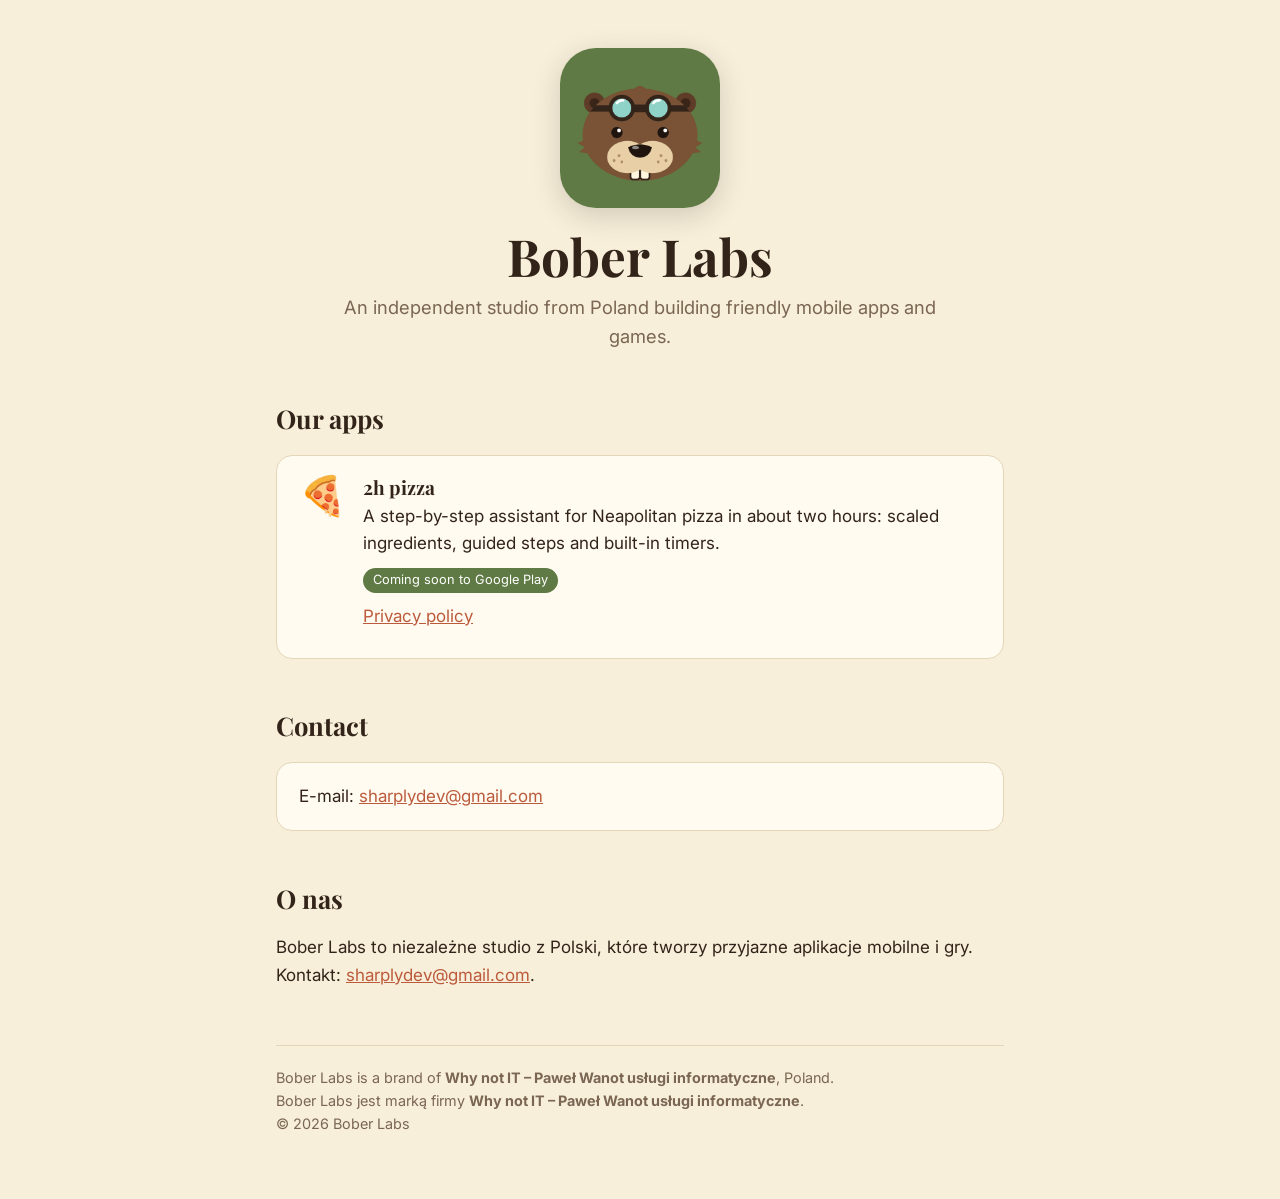
<file: index.html>
<!doctype html>
<html lang="en">
<head>
  <meta charset="utf-8">
  <meta name="viewport" content="width=device-width, initial-scale=1">
  <title>Bober Labs</title>
  <meta name="description" content="Bober Labs — independent studio making mobile apps and games.">
  <link rel="icon" type="image/png" href="icon.png">
  <link rel="preconnect" href="https://fonts.googleapis.com">
  <link rel="preconnect" href="https://fonts.gstatic.com" crossorigin>
  <link href="https://fonts.googleapis.com/css2?family=Inter:wght@400;600&family=Playfair+Display:wght@700&display=swap" rel="stylesheet">
  <link rel="stylesheet" href="style.css">
</head>
<body>
  <main class="wrap">
    <section class="hero">
      <img src="icon.png" alt="Bober Labs logo — a beaver wearing lab goggles">
      <h1>Bober Labs</h1>
      <p class="tagline">An independent studio from Poland building friendly mobile apps and games.</p>
    </section>

    <h2>Our apps</h2>
    <div class="card app">
      <div class="emoji" aria-hidden="true">🍕</div>
      <div>
        <h3>2h pizza</h3>
        <p>A step-by-step assistant for Neapolitan pizza in about two hours: scaled ingredients, guided steps and built-in timers.</p>
        <span class="badge">Coming soon to Google Play</span>
        <p class="links" style="margin-top:10px"><a href="2h-pizza/privacy/">Privacy policy</a></p>
      </div>
    </div>

    <h2>Contact</h2>
    <div class="card">
      <p style="margin:0">E-mail: <a href="mailto:sharplydev@gmail.com">sharplydev@gmail.com</a></p>
    </div>

    <h2>O nas</h2>
    <p>Bober Labs to niezależne studio z Polski, które tworzy przyjazne aplikacje mobilne i gry. Kontakt: <a href="mailto:sharplydev@gmail.com">sharplydev@gmail.com</a>.</p>

    <footer>
      Bober Labs is a brand of <strong>Why not IT – Paweł Wanot usługi informatyczne</strong>, Poland.<br>
      Bober Labs jest marką firmy <strong>Why not IT – Paweł Wanot usługi informatyczne</strong>.<br>
      © 2026 Bober Labs
    </footer>
  </main>
</body>
</html>
</file>
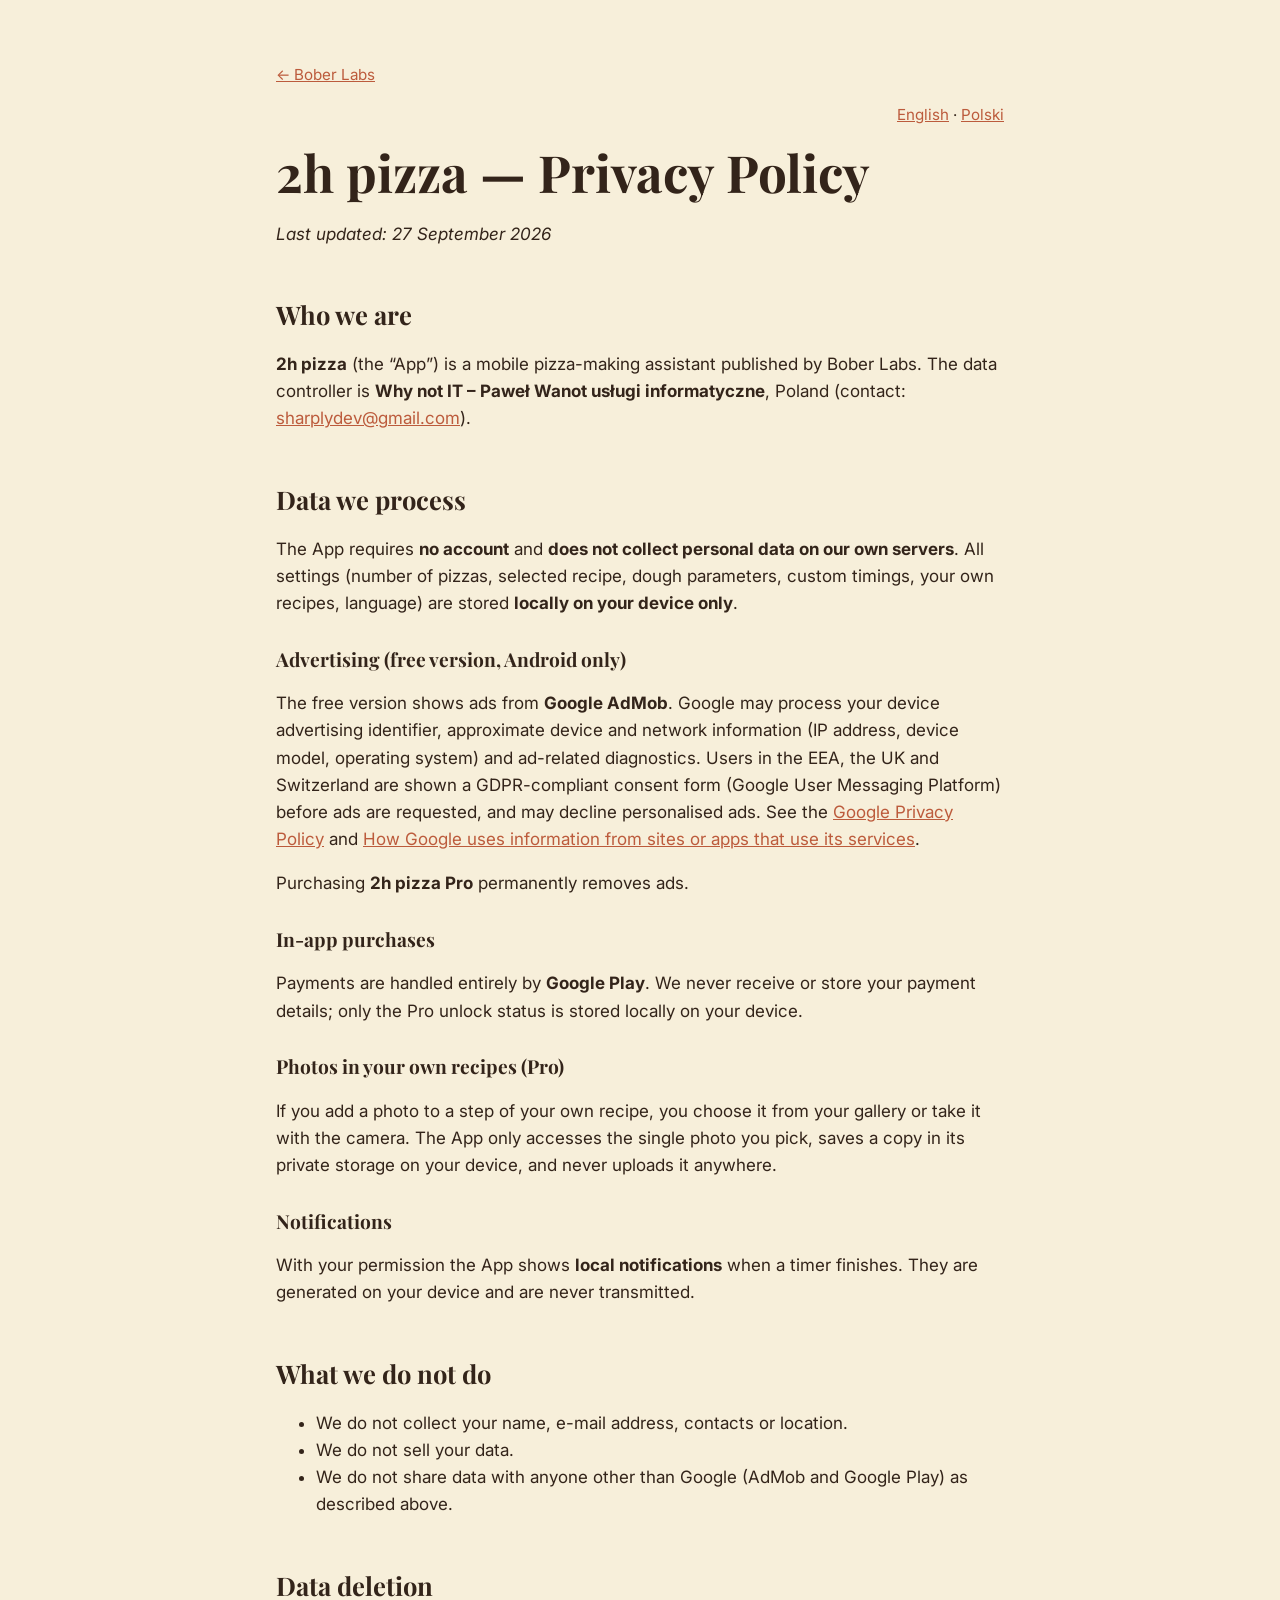
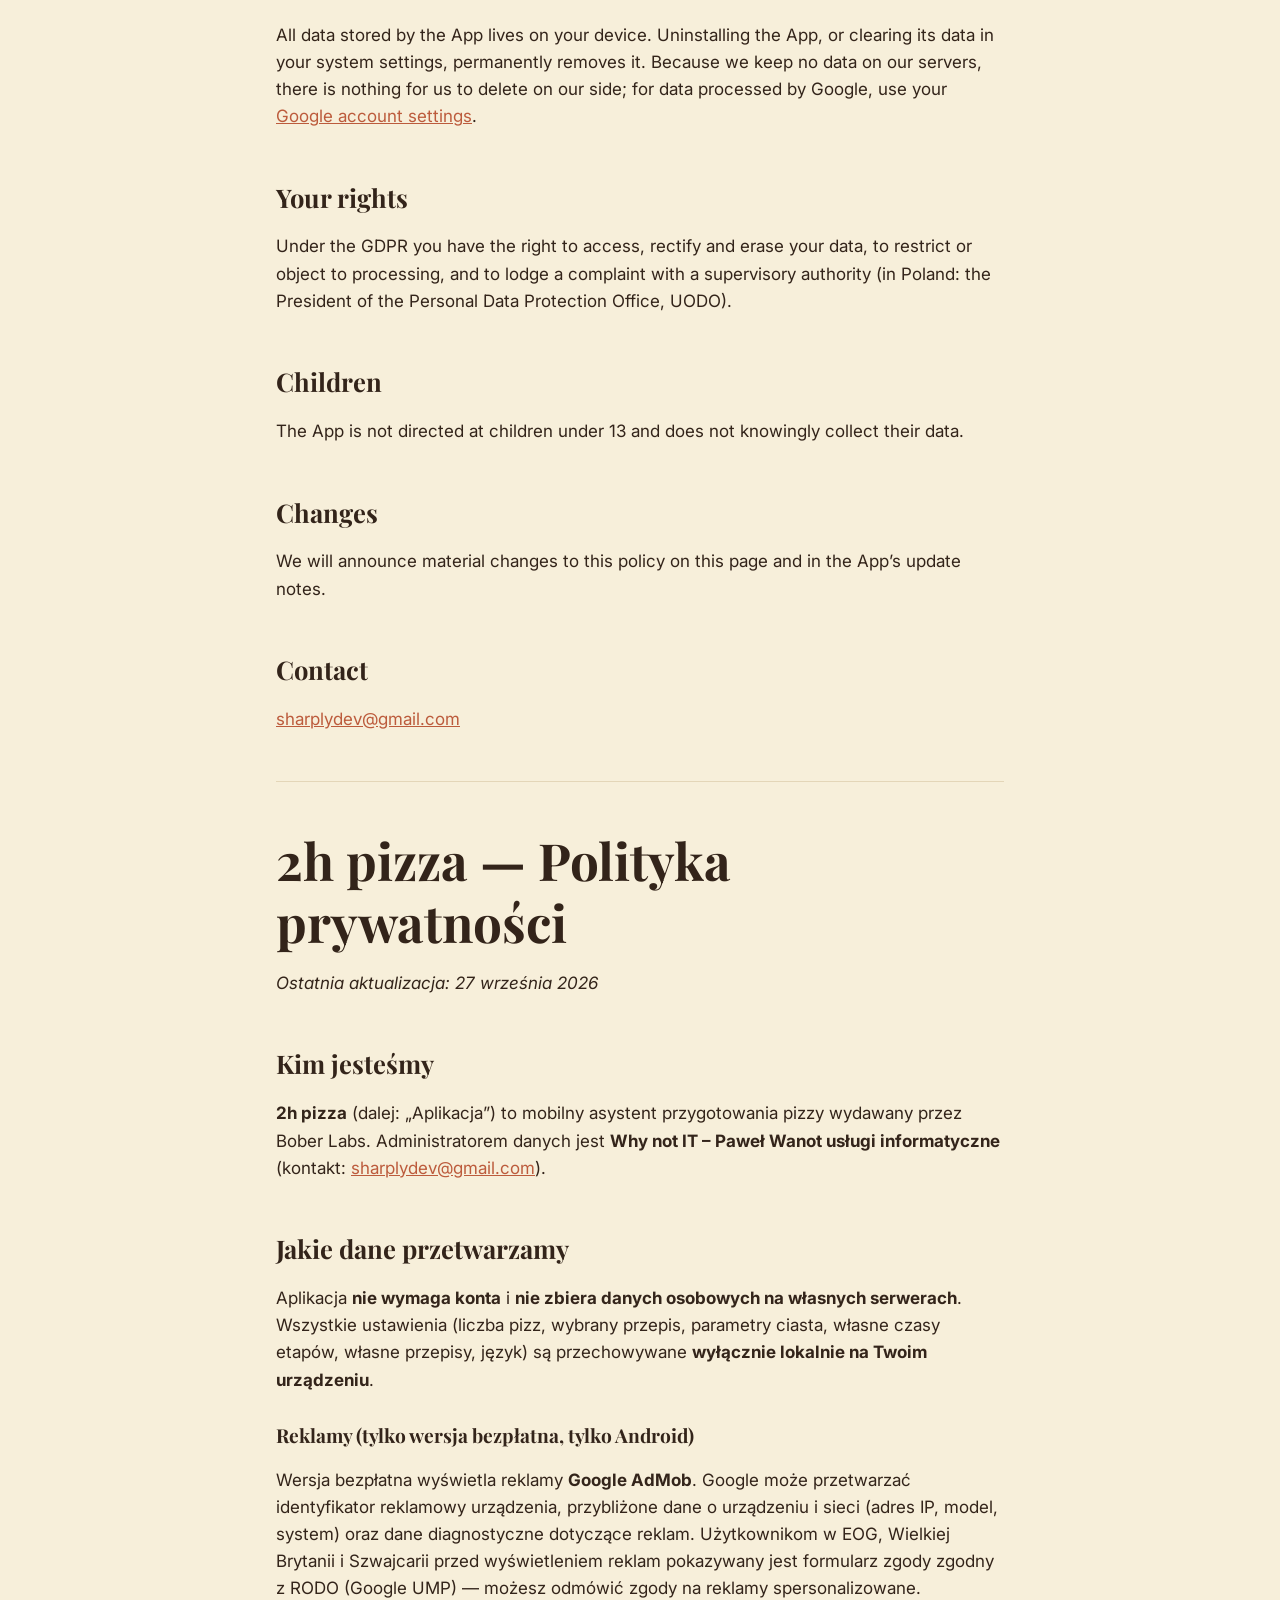
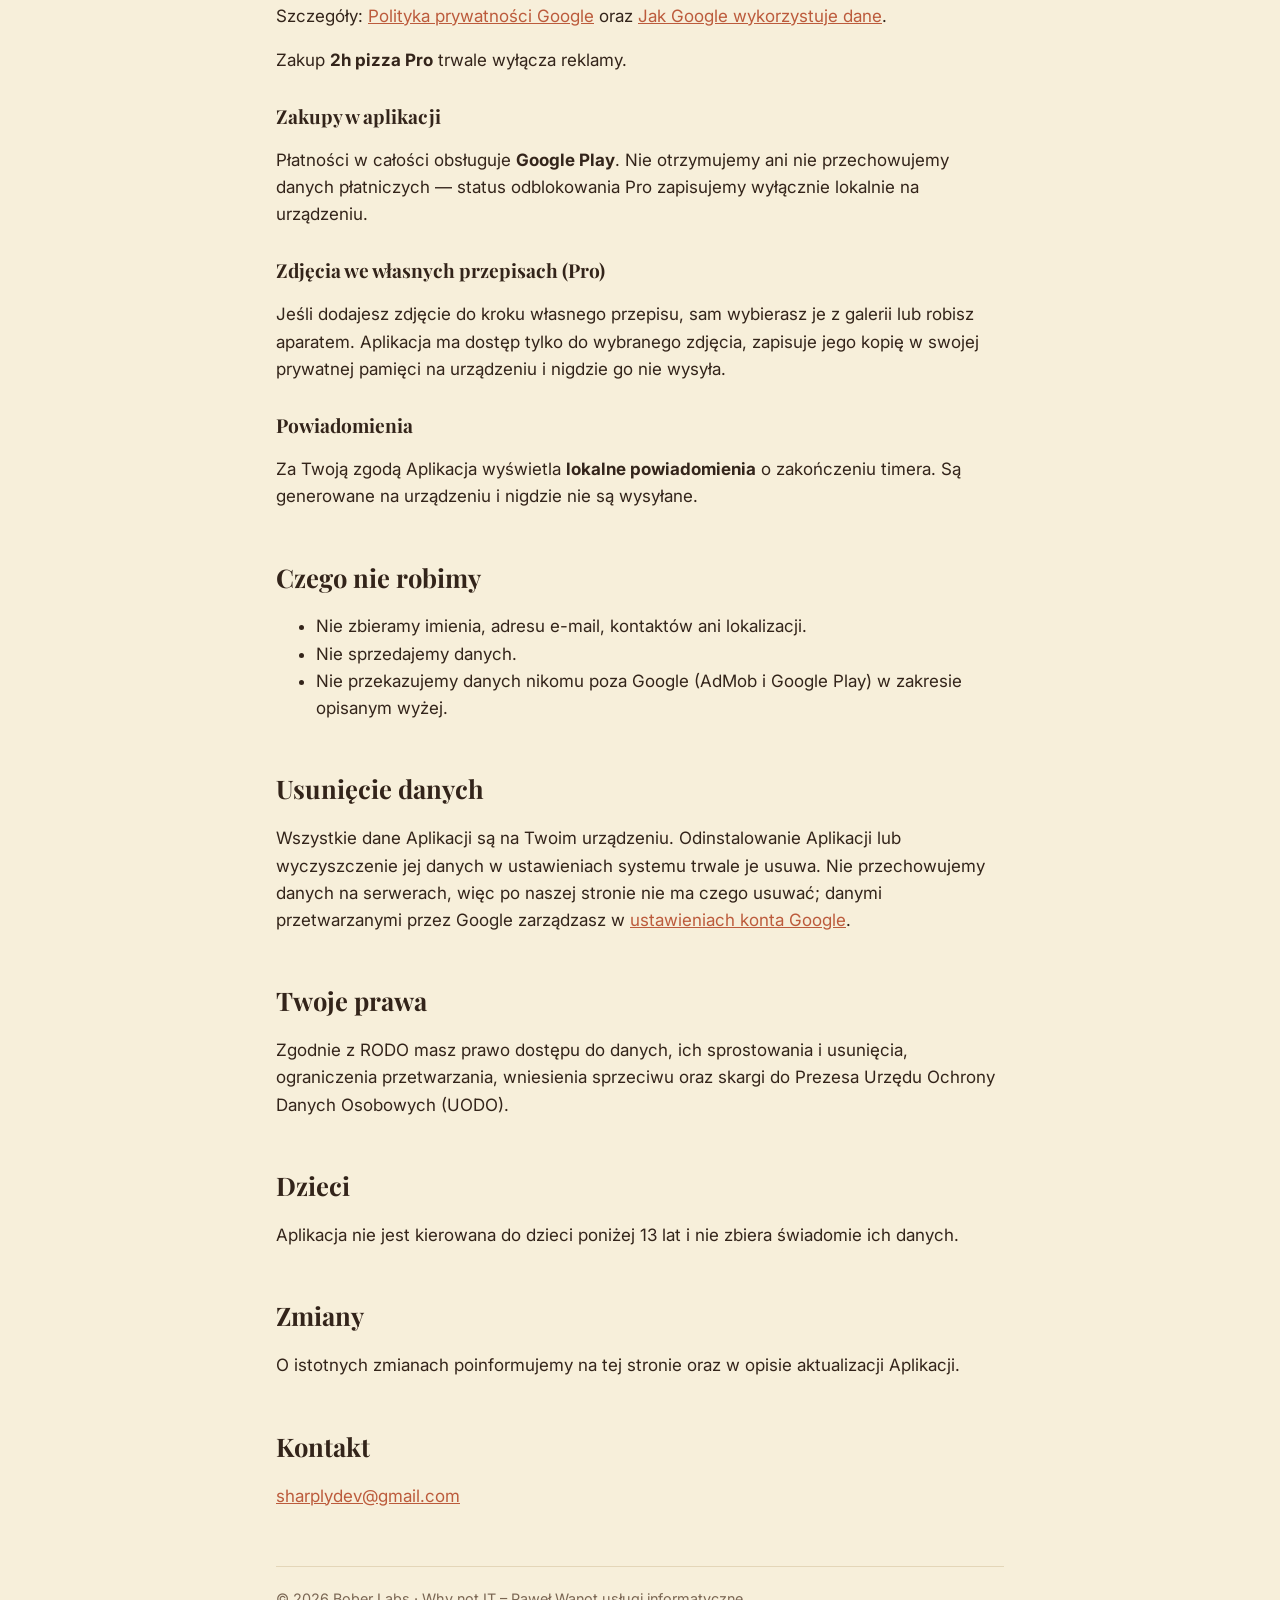
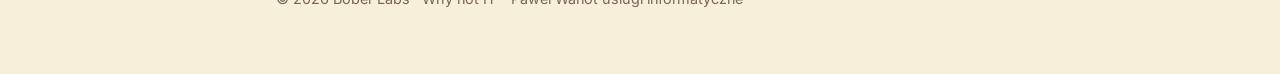
<file: 2h-pizza/privacy/index.html>
<!doctype html>
<html lang="en">
<head>
  <meta charset="utf-8">
  <meta name="viewport" content="width=device-width, initial-scale=1">
  <title>2h pizza — Privacy Policy</title>
  <meta name="description" content="Privacy policy of the 2h pizza app by Bober Labs.">
  <link rel="icon" type="image/png" href="../../icon.png">
  <link rel="preconnect" href="https://fonts.googleapis.com">
  <link rel="preconnect" href="https://fonts.gstatic.com" crossorigin>
  <link href="https://fonts.googleapis.com/css2?family=Inter:wght@400;600&family=Playfair+Display:wght@700&display=swap" rel="stylesheet">
  <link rel="stylesheet" href="../../style.css">
</head>
<body>
  <main class="wrap">
    <p class="back"><a href="../../">← Bober Labs</a></p>
    <p class="lang"><a href="#en">English</a> · <a href="#pl">Polski</a></p>

    <section id="en">
      <h1>2h pizza — Privacy Policy</h1>
      <p><em>Last updated: 27 September 2026</em></p>

      <h2>Who we are</h2>
      <p><strong>2h pizza</strong> (the “App”) is a mobile pizza-making assistant published by Bober Labs. The data controller is
        <strong>Why not IT – Paweł Wanot usługi informatyczne</strong>, Poland (contact: <a href="mailto:sharplydev@gmail.com">sharplydev@gmail.com</a>).</p>

      <h2>Data we process</h2>
      <p>The App requires <strong>no account</strong> and <strong>does not collect personal data on our own servers</strong>. All settings
        (number of pizzas, selected recipe, dough parameters, custom timings, your own recipes, language) are stored <strong>locally on your device only</strong>.</p>

      <h3>Advertising (free version, Android only)</h3>
      <p>The free version shows ads from <strong>Google AdMob</strong>. Google may process your device advertising identifier, approximate
        device and network information (IP address, device model, operating system) and ad-related diagnostics. Users in the EEA, the UK and
        Switzerland are shown a GDPR-compliant consent form (Google User Messaging Platform) before ads are requested, and may decline
        personalised ads. See the
        <a href="https://policies.google.com/privacy">Google Privacy Policy</a> and
        <a href="https://policies.google.com/technologies/partner-sites">How Google uses information from sites or apps that use its services</a>.</p>
      <p>Purchasing <strong>2h pizza Pro</strong> permanently removes ads.</p>

      <h3>In-app purchases</h3>
      <p>Payments are handled entirely by <strong>Google Play</strong>. We never receive or store your payment details; only the Pro unlock
        status is stored locally on your device.</p>

      <h3>Photos in your own recipes (Pro)</h3>
      <p>If you add a photo to a step of your own recipe, you choose it from your gallery or take it with the camera. The App only accesses
        the single photo you pick, saves a copy in its private storage on your device, and never uploads it anywhere.</p>

      <h3>Notifications</h3>
      <p>With your permission the App shows <strong>local notifications</strong> when a timer finishes. They are generated on your device
        and are never transmitted.</p>

      <h2>What we do not do</h2>
      <ul>
        <li>We do not collect your name, e-mail address, contacts or location.</li>
        <li>We do not sell your data.</li>
        <li>We do not share data with anyone other than Google (AdMob and Google Play) as described above.</li>
      </ul>

      <h2>Data deletion</h2>
      <p>All data stored by the App lives on your device. Uninstalling the App, or clearing its data in your system settings, permanently
        removes it. Because we keep no data on our servers, there is nothing for us to delete on our side; for data processed by Google, use
        your <a href="https://myaccount.google.com/data-and-privacy">Google account settings</a>.</p>

      <h2>Your rights</h2>
      <p>Under the GDPR you have the right to access, rectify and erase your data, to restrict or object to processing, and to lodge a
        complaint with a supervisory authority (in Poland: the President of the Personal Data Protection Office, UODO).</p>

      <h2>Children</h2>
      <p>The App is not directed at children under 13 and does not knowingly collect their data.</p>

      <h2>Changes</h2>
      <p>We will announce material changes to this policy on this page and in the App’s update notes.</p>

      <h2>Contact</h2>
      <p><a href="mailto:sharplydev@gmail.com">sharplydev@gmail.com</a></p>
    </section>

    <hr>

    <section id="pl" lang="pl">
      <h1>2h pizza — Polityka prywatności</h1>
      <p><em>Ostatnia aktualizacja: 27 września 2026</em></p>

      <h2>Kim jesteśmy</h2>
      <p><strong>2h pizza</strong> (dalej: „Aplikacja”) to mobilny asystent przygotowania pizzy wydawany przez Bober Labs. Administratorem danych jest
        <strong>Why not IT – Paweł Wanot usługi informatyczne</strong> (kontakt: <a href="mailto:sharplydev@gmail.com">sharplydev@gmail.com</a>).</p>

      <h2>Jakie dane przetwarzamy</h2>
      <p>Aplikacja <strong>nie wymaga konta</strong> i <strong>nie zbiera danych osobowych na własnych serwerach</strong>. Wszystkie ustawienia
        (liczba pizz, wybrany przepis, parametry ciasta, własne czasy etapów, własne przepisy, język) są przechowywane <strong>wyłącznie lokalnie na Twoim urządzeniu</strong>.</p>

      <h3>Reklamy (tylko wersja bezpłatna, tylko Android)</h3>
      <p>Wersja bezpłatna wyświetla reklamy <strong>Google AdMob</strong>. Google może przetwarzać identyfikator reklamowy urządzenia, przybliżone
        dane o urządzeniu i sieci (adres IP, model, system) oraz dane diagnostyczne dotyczące reklam. Użytkownikom w EOG, Wielkiej Brytanii i Szwajcarii
        przed wyświetleniem reklam pokazywany jest formularz zgody zgodny z RODO (Google UMP) — możesz odmówić zgody na reklamy spersonalizowane. Szczegóły: <a href="https://policies.google.com/privacy">Polityka prywatności Google</a> oraz
        <a href="https://policies.google.com/technologies/partner-sites">Jak Google wykorzystuje dane</a>.</p>
      <p>Zakup <strong>2h pizza Pro</strong> trwale wyłącza reklamy.</p>

      <h3>Zakupy w aplikacji</h3>
      <p>Płatności w całości obsługuje <strong>Google Play</strong>. Nie otrzymujemy ani nie przechowujemy danych płatniczych — status odblokowania
        Pro zapisujemy wyłącznie lokalnie na urządzeniu.</p>

      <h3>Zdjęcia we własnych przepisach (Pro)</h3>
      <p>Jeśli dodajesz zdjęcie do kroku własnego przepisu, sam wybierasz je z galerii lub robisz aparatem. Aplikacja ma dostęp tylko do wybranego
        zdjęcia, zapisuje jego kopię w swojej prywatnej pamięci na urządzeniu i nigdzie go nie wysyła.</p>

      <h3>Powiadomienia</h3>
      <p>Za Twoją zgodą Aplikacja wyświetla <strong>lokalne powiadomienia</strong> o zakończeniu timera. Są generowane na urządzeniu i nigdzie nie są wysyłane.</p>

      <h2>Czego nie robimy</h2>
      <ul>
        <li>Nie zbieramy imienia, adresu e-mail, kontaktów ani lokalizacji.</li>
        <li>Nie sprzedajemy danych.</li>
        <li>Nie przekazujemy danych nikomu poza Google (AdMob i Google Play) w zakresie opisanym wyżej.</li>
      </ul>

      <h2>Usunięcie danych</h2>
      <p>Wszystkie dane Aplikacji są na Twoim urządzeniu. Odinstalowanie Aplikacji lub wyczyszczenie jej danych w ustawieniach systemu trwale je usuwa.
        Nie przechowujemy danych na serwerach, więc po naszej stronie nie ma czego usuwać; danymi przetwarzanymi przez Google zarządzasz w
        <a href="https://myaccount.google.com/data-and-privacy">ustawieniach konta Google</a>.</p>

      <h2>Twoje prawa</h2>
      <p>Zgodnie z RODO masz prawo dostępu do danych, ich sprostowania i usunięcia, ograniczenia przetwarzania, wniesienia sprzeciwu oraz skargi do
        Prezesa Urzędu Ochrony Danych Osobowych (UODO).</p>

      <h2>Dzieci</h2>
      <p>Aplikacja nie jest kierowana do dzieci poniżej 13 lat i nie zbiera świadomie ich danych.</p>

      <h2>Zmiany</h2>
      <p>O istotnych zmianach poinformujemy na tej stronie oraz w opisie aktualizacji Aplikacji.</p>

      <h2>Kontakt</h2>
      <p><a href="mailto:sharplydev@gmail.com">sharplydev@gmail.com</a></p>
    </section>

    <footer>
      © 2026 Bober Labs · Why not IT – Paweł Wanot usługi informatyczne
    </footer>
  </main>
</body>
</html>
</file>
<file: style.css>
:root {
  --bg: #F7EFDA;
  --surface: #FFFBF1;
  --text: #33241A;
  --muted: #7A6653;
  --accent: #BC5B3C;
  --olive: #5F7A44;
  --line: #E4D6B8;
}
@media (prefers-color-scheme: dark) {
  :root {
    --bg: #1E1611;
    --surface: #2A1F18;
    --text: #F3E7CF;
    --muted: #BFA88A;
    --accent: #E08262;
    --olive: #9DBB7C;
    --line: #3D2F25;
  }
}
* { box-sizing: border-box; }
html { -webkit-text-size-adjust: 100%; }
body {
  margin: 0;
  background: var(--bg);
  color: var(--text);
  font: 17px/1.6 "Inter", system-ui, -apple-system, "Segoe UI", Roboto, sans-serif;
}
a { color: var(--accent); }
.wrap { max-width: 760px; margin: 0 auto; padding: 48px 16px 64px; }
h1, h2, h3 { font-family: "Playfair Display", Georgia, serif; line-height: 1.2; }
h1 { font-size: clamp(2.2rem, 6vw, 3.2rem); margin: 0.2em 0 0.1em; }
h2 { font-size: 1.6rem; margin-top: 2em; }
h3 { font-size: 1.2rem; margin-top: 1.6em; }
.hero { text-align: center; }
.hero img { width: 160px; height: 160px; border-radius: 36px; box-shadow: 0 8px 28px rgba(51, 36, 26, 0.18); }
.tagline { color: var(--muted); font-size: 1.15rem; margin: 0 auto; max-width: 34em; }
.card {
  background: var(--surface);
  border: 1px solid var(--line);
  border-radius: 16px;
  padding: 20px 22px;
  margin: 16px 0;
}
.app { display: flex; gap: 16px; align-items: flex-start; }
.app .emoji { font-size: 2.4rem; line-height: 1; }
.app h3 { margin: 0 0 4px; }
.app p { margin: 0 0 8px; }
.badge {
  display: inline-block;
  font-size: 0.8rem;
  padding: 2px 10px;
  border-radius: 999px;
  background: var(--olive);
  color: #fff;
}
.links a { margin-right: 16px; }
footer {
  margin-top: 56px;
  padding-top: 20px;
  border-top: 1px solid var(--line);
  color: var(--muted);
  font-size: 0.9rem;
}
.lang { text-align: right; font-size: 0.95rem; }
.back { font-size: 0.95rem; }
hr { border: 0; border-top: 1px solid var(--line); margin: 48px 0; }
</file>
